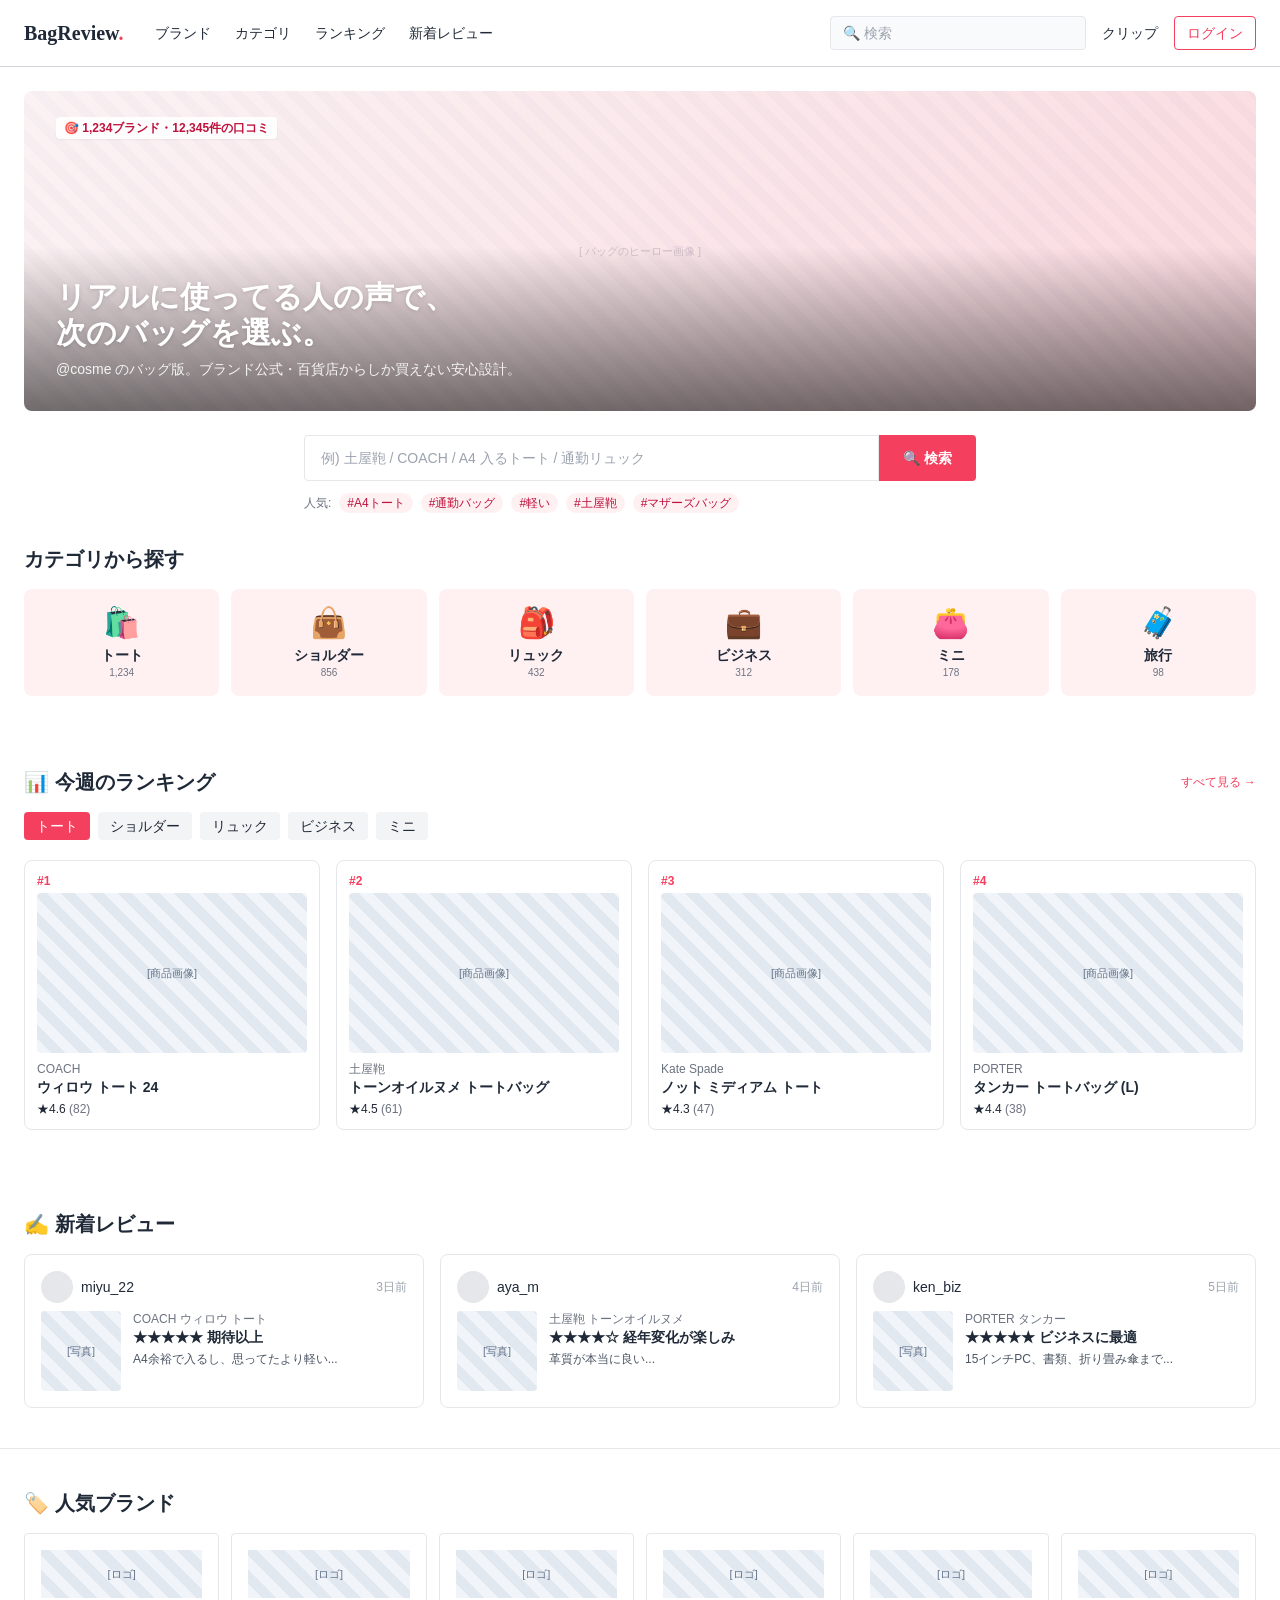
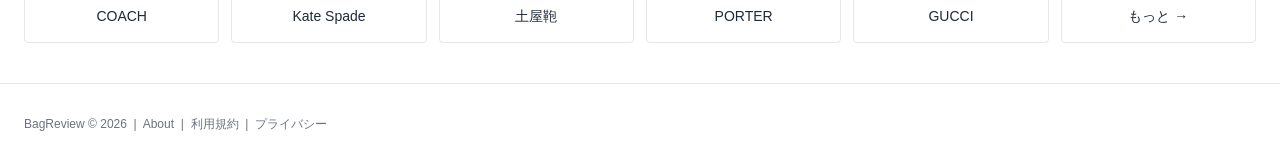
<file: docs/wireframes/index.html>
<!DOCTYPE html>
<html lang="ja">
<head>
<meta charset="UTF-8">
<meta name="viewport" content="width=device-width, initial-scale=1.0">
<title>WF - トップ | バッグ口コミサイト</title>
<link rel="stylesheet" href="tailwind.css">
<style>
  body { font-family: 'Hiragino Sans', 'Noto Sans JP', sans-serif; }
  .ph { background: repeating-linear-gradient(45deg, #f1f5f9, #f1f5f9 10px, #e2e8f0 10px, #e2e8f0 20px); color:#64748b; display:flex; align-items:center; justify-content:center; font-size: 11px; }
</style>
</head>
<body class="bg-white text-gray-800">

<div class="max-w-7xl mx-auto">
  <!-- ヘッダー -->
  <header class="flex items-center justify-between px-4 md:px-6 py-3 md:py-4 border-b border-gray-300 bg-white sticky top-0 z-10">
    <div class="flex items-center gap-4 md:gap-8">
      <button class="md:hidden text-2xl">☰</button>
      <a href="index.html" class="text-lg md:text-xl font-serif font-bold">BagReview<span class="text-rose-500">.</span></a>
      <nav class="hidden md:flex gap-6 text-sm">
        <a href="category.html" class="hover:underline">ブランド</a>
        <a href="category.html" class="hover:underline">カテゴリ</a>
        <a href="#" class="hover:underline">ランキング</a>
        <a href="#" class="hover:underline">新着レビュー</a>
      </nav>
    </div>
    <div class="flex items-center gap-3 md:gap-4">
      <button class="md:hidden text-xl">🔍</button>
      <input type="text" placeholder="🔍 検索" class="hidden md:block border rounded px-3 py-1.5 text-sm w-48 lg:w-64 bg-gray-50">
      <a href="#" class="hidden md:block text-sm">クリップ</a>
      <a href="#" class="text-xs md:text-sm border border-rose-500 text-rose-500 px-2 md:px-3 py-1 md:py-1.5 rounded">ログイン</a>
    </div>
  </header>

  <!-- ヒーローバナー -->
  <section class="px-4 md:px-6 pt-4 md:pt-6">
    <div class="relative h-56 md:h-80 rounded-lg overflow-hidden flex items-end" style="background: linear-gradient(135deg, #FFF1F2 0%, #FFE4E6 40%, #FECDD3 100%);">
      <div class="ph absolute inset-0 opacity-30">[ バッグのヒーロー画像 ]</div>
      <div class="absolute top-3 md:top-6 left-4 md:left-8">
        <span class="text-[10px] md:text-xs bg-white/90 text-rose-700 font-bold px-2 py-1 rounded shadow-sm">🎯 1,234ブランド・12,345件の口コミ</span>
      </div>
      <div class="relative p-4 md:p-8 text-white w-full" style="background: linear-gradient(to top, rgba(0,0,0,0.55), transparent);">
        <div class="text-xl md:text-3xl font-bold leading-snug drop-shadow">
          リアルに使ってる人の声で、<br>次のバッグを選ぶ。
        </div>
        <div class="text-xs md:text-sm mt-2 opacity-90">@cosme のバッグ版。ブランド公式・百貨店からしか買えない安心設計。</div>
      </div>
    </div>
  </section>

  <!-- 検索 + 人気キーワード -->
  <section class="px-4 md:px-6 pt-4 md:pt-6">
    <div class="max-w-2xl mx-auto flex">
      <input type="text" placeholder="例) 土屋鞄 / COACH / A4 入るトート / 通勤リュック" class="border rounded-l px-3 md:px-4 py-2.5 md:py-3 flex-1 bg-white text-xs md:text-sm">
      <button class="bg-rose-500 text-white px-4 md:px-6 py-2.5 md:py-3 rounded-r text-xs md:text-sm font-bold">🔍 検索</button>
    </div>
    <div class="max-w-2xl mx-auto mt-2 md:mt-3 flex flex-wrap items-center gap-1.5 md:gap-2 text-[11px] md:text-xs">
      <span class="text-gray-500">人気:</span>
      <a href="#" class="bg-rose-50 text-rose-700 px-2 py-0.5 rounded-full">#A4トート</a>
      <a href="#" class="bg-rose-50 text-rose-700 px-2 py-0.5 rounded-full">#通勤バッグ</a>
      <a href="#" class="bg-rose-50 text-rose-700 px-2 py-0.5 rounded-full">#軽い</a>
      <a href="#" class="bg-rose-50 text-rose-700 px-2 py-0.5 rounded-full">#土屋鞄</a>
      <a href="#" class="bg-rose-50 text-rose-700 px-2 py-0.5 rounded-full">#マザーズバッグ</a>
    </div>
  </section>

  <!-- カテゴリタイル -->
  <section class="px-4 md:px-6 py-6 md:py-8">
    <h2 class="text-base md:text-xl font-bold mb-3 md:mb-4">カテゴリから探す</h2>
    <div class="grid grid-cols-3 md:grid-cols-6 gap-2 md:gap-3">
      <a href="category.html" class="flex flex-col items-center justify-center bg-rose-50 rounded-lg p-3 md:p-4 hover:bg-rose-100">
        <div class="text-2xl md:text-3xl">🛍️</div>
        <div class="text-xs md:text-sm font-bold mt-1">トート</div>
        <div class="text-[10px] text-gray-500">1,234</div>
      </a>
      <a href="category.html" class="flex flex-col items-center justify-center bg-rose-50 rounded-lg p-3 md:p-4 hover:bg-rose-100">
        <div class="text-2xl md:text-3xl">👜</div>
        <div class="text-xs md:text-sm font-bold mt-1">ショルダー</div>
        <div class="text-[10px] text-gray-500">856</div>
      </a>
      <a href="category.html" class="flex flex-col items-center justify-center bg-rose-50 rounded-lg p-3 md:p-4 hover:bg-rose-100">
        <div class="text-2xl md:text-3xl">🎒</div>
        <div class="text-xs md:text-sm font-bold mt-1">リュック</div>
        <div class="text-[10px] text-gray-500">432</div>
      </a>
      <a href="category.html" class="flex flex-col items-center justify-center bg-rose-50 rounded-lg p-3 md:p-4 hover:bg-rose-100">
        <div class="text-2xl md:text-3xl">💼</div>
        <div class="text-xs md:text-sm font-bold mt-1">ビジネス</div>
        <div class="text-[10px] text-gray-500">312</div>
      </a>
      <a href="category.html" class="flex flex-col items-center justify-center bg-rose-50 rounded-lg p-3 md:p-4 hover:bg-rose-100">
        <div class="text-2xl md:text-3xl">👛</div>
        <div class="text-xs md:text-sm font-bold mt-1">ミニ</div>
        <div class="text-[10px] text-gray-500">178</div>
      </a>
      <a href="category.html" class="flex flex-col items-center justify-center bg-rose-50 rounded-lg p-3 md:p-4 hover:bg-rose-100">
        <div class="text-2xl md:text-3xl">🧳</div>
        <div class="text-xs md:text-sm font-bold mt-1">旅行</div>
        <div class="text-[10px] text-gray-500">98</div>
      </a>
    </div>
  </section>

  <!-- 今週のランキング -->
  <section class="px-4 md:px-6 py-6 md:py-10 bg-white">
    <div class="flex items-center justify-between mb-3 md:mb-4">
      <h2 class="text-lg md:text-xl font-bold">📊 今週のランキング</h2>
      <a href="#" class="text-xs text-rose-500">すべて見る →</a>
    </div>
    <!-- カテゴリタブ：横スクロール -->
    <div class="flex gap-2 text-xs md:text-sm mb-4 overflow-x-auto pb-1">
      <button class="px-3 py-1 bg-rose-500 text-white rounded whitespace-nowrap">トート</button>
      <button class="px-3 py-1 bg-gray-100 rounded whitespace-nowrap">ショルダー</button>
      <button class="px-3 py-1 bg-gray-100 rounded whitespace-nowrap">リュック</button>
      <button class="px-3 py-1 bg-gray-100 rounded whitespace-nowrap">ビジネス</button>
      <button class="px-3 py-1 bg-gray-100 rounded whitespace-nowrap">ミニ</button>
    </div>
    <div class="grid grid-cols-2 md:grid-cols-4 gap-3 md:gap-4">
      <a href="product.html" class="border rounded-lg p-2 md:p-3 hover:shadow block">
        <div class="text-xs text-rose-500 font-bold mb-1">#1</div>
        <div class="ph h-32 md:h-40 rounded mb-2">[商品画像]</div>
        <div class="text-[10px] md:text-xs text-gray-500">COACH</div>
        <div class="text-xs md:text-sm font-bold line-clamp-2">ウィロウ トート 24</div>
        <div class="text-xs mt-1">★4.6 <span class="text-gray-500">(82)</span></div>
      </a>
      <div class="border rounded-lg p-2 md:p-3">
        <div class="text-xs text-rose-500 font-bold mb-1">#2</div>
        <div class="ph h-32 md:h-40 rounded mb-2">[商品画像]</div>
        <div class="text-[10px] md:text-xs text-gray-500">土屋鞄</div>
        <div class="text-xs md:text-sm font-bold line-clamp-2">トーンオイルヌメ トートバッグ</div>
        <div class="text-xs mt-1">★4.5 <span class="text-gray-500">(61)</span></div>
      </div>
      <div class="border rounded-lg p-2 md:p-3">
        <div class="text-xs text-rose-500 font-bold mb-1">#3</div>
        <div class="ph h-32 md:h-40 rounded mb-2">[商品画像]</div>
        <div class="text-[10px] md:text-xs text-gray-500">Kate Spade</div>
        <div class="text-xs md:text-sm font-bold line-clamp-2">ノット ミディアム トート</div>
        <div class="text-xs mt-1">★4.3 <span class="text-gray-500">(47)</span></div>
      </div>
      <div class="border rounded-lg p-2 md:p-3">
        <div class="text-xs text-rose-500 font-bold mb-1">#4</div>
        <div class="ph h-32 md:h-40 rounded mb-2">[商品画像]</div>
        <div class="text-[10px] md:text-xs text-gray-500">PORTER</div>
        <div class="text-xs md:text-sm font-bold line-clamp-2">タンカー トートバッグ (L)</div>
        <div class="text-xs mt-1">★4.4 <span class="text-gray-500">(38)</span></div>
      </div>
    </div>
  </section>

  <!-- 新着レビュー -->
  <section class="px-4 md:px-6 py-6 md:py-10">
    <h2 class="text-lg md:text-xl font-bold mb-3 md:mb-4">✍️ 新着レビュー</h2>
    <div class="grid grid-cols-1 md:grid-cols-3 gap-3 md:gap-4">
      <div class="bg-white border rounded-lg p-3 md:p-4">
        <div class="flex items-center gap-2 mb-2">
          <div class="w-7 h-7 md:w-8 md:h-8 rounded-full bg-gray-200"></div>
          <div class="text-xs md:text-sm">miyu_22</div>
          <span class="text-[10px] md:text-xs text-gray-400 ml-auto">3日前</span>
        </div>
        <div class="flex gap-3">
          <div class="ph w-16 h-16 md:w-20 md:h-20 rounded shrink-0">[写真]</div>
          <div class="min-w-0">
            <div class="text-[10px] md:text-xs text-gray-500">COACH ウィロウ トート</div>
            <div class="text-xs md:text-sm font-bold">★★★★★ 期待以上</div>
            <div class="text-[11px] md:text-xs text-gray-600 mt-1 line-clamp-2">A4余裕で入るし、思ってたより軽い...</div>
          </div>
        </div>
      </div>
      <div class="bg-white border rounded-lg p-3 md:p-4">
        <div class="flex items-center gap-2 mb-2">
          <div class="w-7 h-7 md:w-8 md:h-8 rounded-full bg-gray-200"></div>
          <div class="text-xs md:text-sm">aya_m</div>
          <span class="text-[10px] md:text-xs text-gray-400 ml-auto">4日前</span>
        </div>
        <div class="flex gap-3">
          <div class="ph w-16 h-16 md:w-20 md:h-20 rounded shrink-0">[写真]</div>
          <div class="min-w-0">
            <div class="text-[10px] md:text-xs text-gray-500">土屋鞄 トーンオイルヌメ</div>
            <div class="text-xs md:text-sm font-bold">★★★★☆ 経年変化が楽しみ</div>
            <div class="text-[11px] md:text-xs text-gray-600 mt-1 line-clamp-2">革質が本当に良い...</div>
          </div>
        </div>
      </div>
      <div class="bg-white border rounded-lg p-3 md:p-4">
        <div class="flex items-center gap-2 mb-2">
          <div class="w-7 h-7 md:w-8 md:h-8 rounded-full bg-gray-200"></div>
          <div class="text-xs md:text-sm">ken_biz</div>
          <span class="text-[10px] md:text-xs text-gray-400 ml-auto">5日前</span>
        </div>
        <div class="flex gap-3">
          <div class="ph w-16 h-16 md:w-20 md:h-20 rounded shrink-0">[写真]</div>
          <div class="min-w-0">
            <div class="text-[10px] md:text-xs text-gray-500">PORTER タンカー</div>
            <div class="text-xs md:text-sm font-bold">★★★★★ ビジネスに最適</div>
            <div class="text-[11px] md:text-xs text-gray-600 mt-1 line-clamp-2">15インチPC、書類、折り畳み傘まで...</div>
          </div>
        </div>
      </div>
    </div>
  </section>

  <!-- 人気ブランド -->
  <section class="px-4 md:px-6 py-6 md:py-10 bg-white border-t">
    <h2 class="text-lg md:text-xl font-bold mb-3 md:mb-4">🏷️ 人気ブランド</h2>
    <div class="grid grid-cols-3 md:grid-cols-6 gap-2 md:gap-3">
      <a href="category.html" class="border rounded p-3 md:p-4 text-center hover:shadow text-xs md:text-sm"><div class="ph h-10 md:h-12 mb-1 md:mb-2">[ロゴ]</div>COACH</a>
      <div class="border rounded p-3 md:p-4 text-center text-xs md:text-sm"><div class="ph h-10 md:h-12 mb-1 md:mb-2">[ロゴ]</div>Kate Spade</div>
      <div class="border rounded p-3 md:p-4 text-center text-xs md:text-sm"><div class="ph h-10 md:h-12 mb-1 md:mb-2">[ロゴ]</div>土屋鞄</div>
      <div class="border rounded p-3 md:p-4 text-center text-xs md:text-sm"><div class="ph h-10 md:h-12 mb-1 md:mb-2">[ロゴ]</div>PORTER</div>
      <div class="border rounded p-3 md:p-4 text-center text-xs md:text-sm"><div class="ph h-10 md:h-12 mb-1 md:mb-2">[ロゴ]</div>GUCCI</div>
      <div class="border rounded p-3 md:p-4 text-center text-xs md:text-sm"><div class="ph h-10 md:h-12 mb-1 md:mb-2">[ロゴ]</div>もっと →</div>
    </div>
  </section>

  <footer class="px-4 md:px-6 py-6 md:py-8 text-xs text-gray-500 border-t text-center md:text-left">
    BagReview © 2026 &nbsp;|&nbsp; About &nbsp;|&nbsp; 利用規約 &nbsp;|&nbsp; プライバシー
  </footer>

  <!-- モバイル専用ボトムナビ -->
  <nav class="md:hidden fixed bottom-0 inset-x-0 bg-white border-t flex justify-around py-2 text-xs">
    <a href="index.html" class="flex flex-col items-center text-rose-500"><div>🏠</div>ホーム</a>
    <a href="category.html" class="flex flex-col items-center text-gray-500"><div>🔍</div>探す</a>
    <a href="#" class="flex flex-col items-center text-gray-500"><div>♡</div>クリップ</a>
    <a href="#" class="flex flex-col items-center text-gray-500"><div>👤</div>マイページ</a>
  </nav>
  <div class="md:hidden h-16"></div> <!-- ボトムナビの余白 -->
</div>

</body>
</html>
</file>
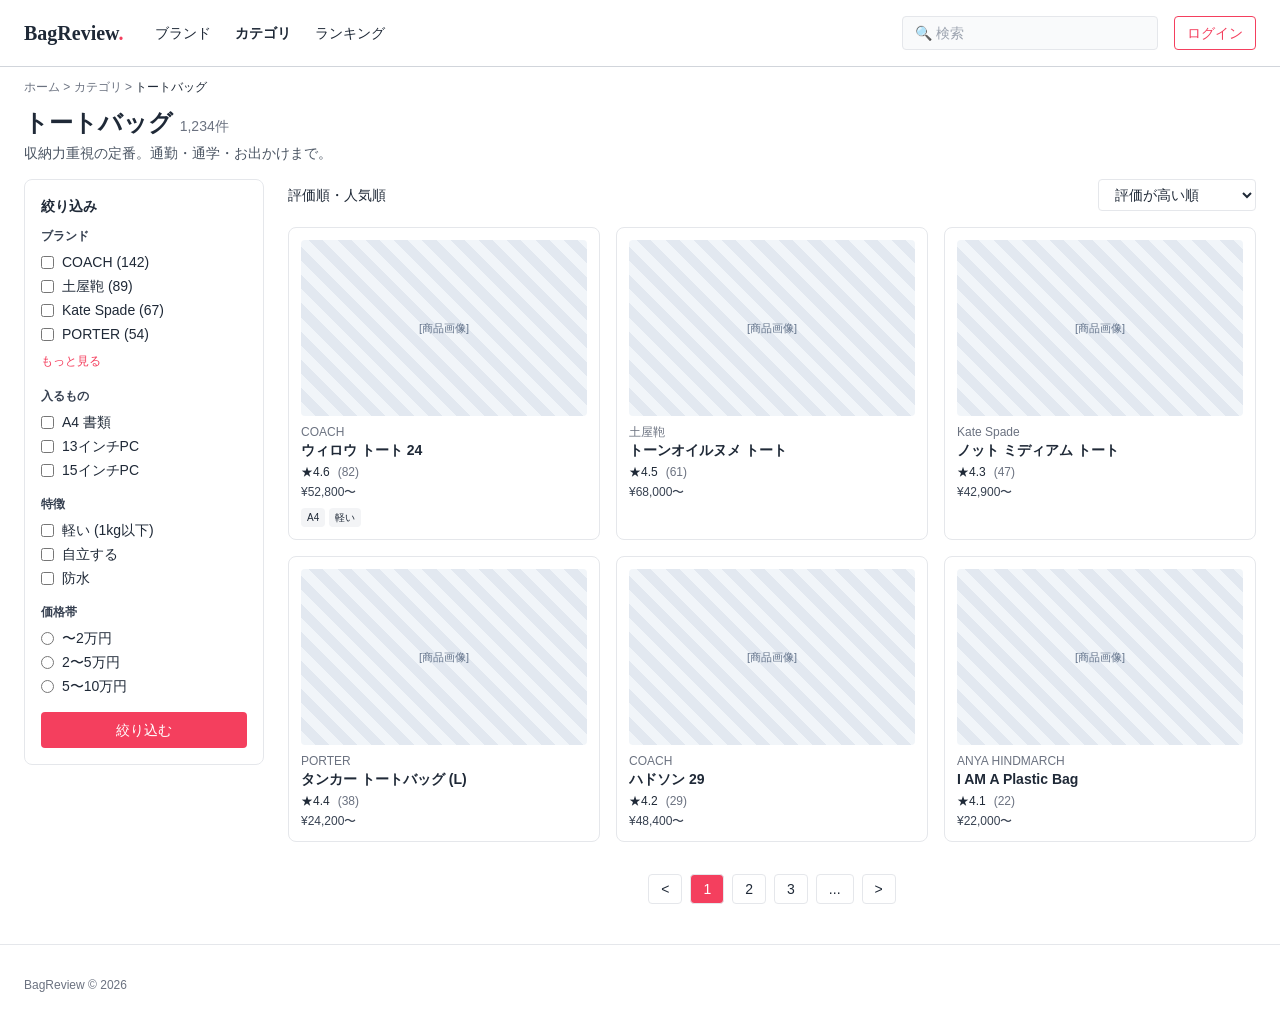
<file: docs/wireframes/category.html>
<!DOCTYPE html>
<html lang="ja">
<head>
<meta charset="UTF-8">
<meta name="viewport" content="width=device-width, initial-scale=1.0">
<title>WF - カテゴリ一覧 | バッグ口コミサイト</title>
<link rel="stylesheet" href="tailwind.css">
<style>
  body { font-family: 'Hiragino Sans', 'Noto Sans JP', sans-serif; }
  .ph { background: repeating-linear-gradient(45deg, #f1f5f9, #f1f5f9 10px, #e2e8f0 10px, #e2e8f0 20px); color:#64748b; display:flex; align-items:center; justify-content:center; font-size: 11px; }
</style>
</head>
<body class="bg-white text-gray-800">

<div class="max-w-7xl mx-auto">
  <!-- ヘッダー -->
  <header class="flex items-center justify-between px-4 md:px-6 py-3 md:py-4 border-b border-gray-300 bg-white sticky top-0 z-10">
    <div class="flex items-center gap-4 md:gap-8">
      <button class="md:hidden text-2xl">☰</button>
      <a href="index.html" class="text-lg md:text-xl font-serif font-bold">BagReview<span class="text-rose-500">.</span></a>
      <nav class="hidden md:flex gap-6 text-sm">
        <a href="category.html" class="hover:underline">ブランド</a>
        <a href="category.html" class="hover:underline font-bold">カテゴリ</a>
        <a href="#" class="hover:underline">ランキング</a>
      </nav>
    </div>
    <div class="flex items-center gap-3 md:gap-4">
      <button class="md:hidden text-xl">🔍</button>
      <input type="text" placeholder="🔍 検索" class="hidden md:block border rounded px-3 py-1.5 text-sm w-48 lg:w-64 bg-gray-50">
      <a href="#" class="text-xs md:text-sm border border-rose-500 text-rose-500 px-2 md:px-3 py-1 md:py-1.5 rounded">ログイン</a>
    </div>
  </header>

  <!-- パンくず -->
  <div class="px-4 md:px-6 py-2 md:py-3 text-[10px] md:text-xs text-gray-500">
    <a href="index.html">ホーム</a> &gt; カテゴリ &gt; <span class="text-gray-800">トートバッグ</span>
  </div>

  <!-- タイトル -->
  <div class="px-4 md:px-6 pb-3 md:pb-4">
    <h1 class="text-xl md:text-2xl font-bold">トートバッグ <span class="text-xs md:text-sm text-gray-500 font-normal">1,234件</span></h1>
    <p class="text-xs md:text-sm text-gray-600 mt-1">収納力重視の定番。通勤・通学・お出かけまで。</p>
  </div>

  <!-- モバイル用：絞り込み・並べ替えバー -->
  <div class="md:hidden px-4 pb-3 flex gap-2">
    <button class="flex-1 border bg-white rounded px-3 py-2 text-xs">⚙️ 絞り込み</button>
    <button class="flex-1 border bg-white rounded px-3 py-2 text-xs">⇅ 評価が高い順</button>
  </div>

  <div class="flex gap-6 px-4 md:px-6 pb-10">
    <!-- サイドバー：絞り込み（PC のみ） -->
    <aside class="hidden md:block w-60 bg-white border rounded-lg p-4 h-fit sticky top-20">
      <h3 class="font-bold mb-3 text-sm">絞り込み</h3>

      <div class="mb-4">
        <div class="text-xs font-bold text-gray-700 mb-2">ブランド</div>
        <label class="flex items-center gap-2 text-sm mb-1"><input type="checkbox"> COACH (142)</label>
        <label class="flex items-center gap-2 text-sm mb-1"><input type="checkbox"> 土屋鞄 (89)</label>
        <label class="flex items-center gap-2 text-sm mb-1"><input type="checkbox"> Kate Spade (67)</label>
        <label class="flex items-center gap-2 text-sm mb-1"><input type="checkbox"> PORTER (54)</label>
        <a href="#" class="text-xs text-rose-500">もっと見る</a>
      </div>

      <div class="mb-4">
        <div class="text-xs font-bold text-gray-700 mb-2">入るもの</div>
        <label class="flex items-center gap-2 text-sm mb-1"><input type="checkbox"> A4 書類</label>
        <label class="flex items-center gap-2 text-sm mb-1"><input type="checkbox"> 13インチPC</label>
        <label class="flex items-center gap-2 text-sm mb-1"><input type="checkbox"> 15インチPC</label>
      </div>

      <div class="mb-4">
        <div class="text-xs font-bold text-gray-700 mb-2">特徴</div>
        <label class="flex items-center gap-2 text-sm mb-1"><input type="checkbox"> 軽い (1kg以下)</label>
        <label class="flex items-center gap-2 text-sm mb-1"><input type="checkbox"> 自立する</label>
        <label class="flex items-center gap-2 text-sm mb-1"><input type="checkbox"> 防水</label>
      </div>

      <div class="mb-4">
        <div class="text-xs font-bold text-gray-700 mb-2">価格帯</div>
        <label class="flex items-center gap-2 text-sm mb-1"><input type="radio" name="price"> 〜2万円</label>
        <label class="flex items-center gap-2 text-sm mb-1"><input type="radio" name="price"> 2〜5万円</label>
        <label class="flex items-center gap-2 text-sm mb-1"><input type="radio" name="price"> 5〜10万円</label>
      </div>

      <button class="w-full bg-rose-500 text-white py-2 rounded text-sm">絞り込む</button>
    </aside>

    <!-- メイン：商品グリッド -->
    <main class="flex-1 min-w-0">
      <!-- 並べ替え：PCのみ -->
      <div class="hidden md:flex items-center justify-between mb-4 text-sm">
        <div>評価順・人気順</div>
        <select class="border rounded px-3 py-1.5 bg-white">
          <option>評価が高い順</option>
          <option>レビューが多い順</option>
          <option>新着順</option>
        </select>
      </div>

      <div class="grid grid-cols-2 md:grid-cols-3 gap-3 md:gap-4">
        <a href="product.html" class="bg-white border rounded-lg p-2 md:p-3 hover:shadow block">
          <div class="ph h-36 md:h-44 rounded mb-2">[商品画像]</div>
          <div class="text-[10px] md:text-xs text-gray-500">COACH</div>
          <div class="text-xs md:text-sm font-bold line-clamp-2">ウィロウ トート 24</div>
          <div class="flex items-center gap-1 md:gap-2 text-[10px] md:text-xs mt-1">
            <span>★4.6</span>
            <span class="text-gray-500">(82)</span>
          </div>
          <div class="text-[11px] md:text-xs text-gray-700 mt-1">¥52,800〜</div>
          <div class="mt-2 flex flex-wrap gap-1">
            <span class="text-[9px] md:text-[10px] bg-gray-100 px-1.5 py-0.5 rounded">A4</span>
            <span class="text-[9px] md:text-[10px] bg-gray-100 px-1.5 py-0.5 rounded">軽い</span>
          </div>
        </a>
        <div class="bg-white border rounded-lg p-2 md:p-3">
          <div class="ph h-36 md:h-44 rounded mb-2">[商品画像]</div>
          <div class="text-[10px] md:text-xs text-gray-500">土屋鞄</div>
          <div class="text-xs md:text-sm font-bold line-clamp-2">トーンオイルヌメ トート</div>
          <div class="flex items-center gap-1 md:gap-2 text-[10px] md:text-xs mt-1"><span>★4.5</span><span class="text-gray-500">(61)</span></div>
          <div class="text-[11px] md:text-xs text-gray-700 mt-1">¥68,000〜</div>
        </div>
        <div class="bg-white border rounded-lg p-2 md:p-3">
          <div class="ph h-36 md:h-44 rounded mb-2">[商品画像]</div>
          <div class="text-[10px] md:text-xs text-gray-500">Kate Spade</div>
          <div class="text-xs md:text-sm font-bold line-clamp-2">ノット ミディアム トート</div>
          <div class="flex items-center gap-1 md:gap-2 text-[10px] md:text-xs mt-1"><span>★4.3</span><span class="text-gray-500">(47)</span></div>
          <div class="text-[11px] md:text-xs text-gray-700 mt-1">¥42,900〜</div>
        </div>
        <div class="bg-white border rounded-lg p-2 md:p-3">
          <div class="ph h-36 md:h-44 rounded mb-2">[商品画像]</div>
          <div class="text-[10px] md:text-xs text-gray-500">PORTER</div>
          <div class="text-xs md:text-sm font-bold line-clamp-2">タンカー トートバッグ (L)</div>
          <div class="flex items-center gap-1 md:gap-2 text-[10px] md:text-xs mt-1"><span>★4.4</span><span class="text-gray-500">(38)</span></div>
          <div class="text-[11px] md:text-xs text-gray-700 mt-1">¥24,200〜</div>
        </div>
        <div class="bg-white border rounded-lg p-2 md:p-3">
          <div class="ph h-36 md:h-44 rounded mb-2">[商品画像]</div>
          <div class="text-[10px] md:text-xs text-gray-500">COACH</div>
          <div class="text-xs md:text-sm font-bold line-clamp-2">ハドソン 29</div>
          <div class="flex items-center gap-1 md:gap-2 text-[10px] md:text-xs mt-1"><span>★4.2</span><span class="text-gray-500">(29)</span></div>
          <div class="text-[11px] md:text-xs text-gray-700 mt-1">¥48,400〜</div>
        </div>
        <div class="bg-white border rounded-lg p-2 md:p-3">
          <div class="ph h-36 md:h-44 rounded mb-2">[商品画像]</div>
          <div class="text-[10px] md:text-xs text-gray-500">ANYA HINDMARCH</div>
          <div class="text-xs md:text-sm font-bold line-clamp-2">I AM A Plastic Bag</div>
          <div class="flex items-center gap-1 md:gap-2 text-[10px] md:text-xs mt-1"><span>★4.1</span><span class="text-gray-500">(22)</span></div>
          <div class="text-[11px] md:text-xs text-gray-700 mt-1">¥22,000〜</div>
        </div>
      </div>

      <div class="flex justify-center gap-1 md:gap-2 mt-6 md:mt-8 text-xs md:text-sm">
        <button class="px-2 md:px-3 py-1 border rounded bg-white">&lt;</button>
        <button class="px-2 md:px-3 py-1 border rounded bg-rose-500 text-white">1</button>
        <button class="px-2 md:px-3 py-1 border rounded bg-white">2</button>
        <button class="px-2 md:px-3 py-1 border rounded bg-white">3</button>
        <button class="px-2 md:px-3 py-1 border rounded bg-white">...</button>
        <button class="px-2 md:px-3 py-1 border rounded bg-white">&gt;</button>
      </div>
    </main>
  </div>

  <footer class="px-4 md:px-6 py-6 md:py-8 text-xs text-gray-500 border-t text-center md:text-left">
    BagReview © 2026
  </footer>

  <!-- モバイル専用ボトムナビ -->
  <nav class="md:hidden fixed bottom-0 inset-x-0 bg-white border-t flex justify-around py-2 text-xs">
    <a href="index.html" class="flex flex-col items-center text-gray-500"><div>🏠</div>ホーム</a>
    <a href="category.html" class="flex flex-col items-center text-rose-500"><div>🔍</div>探す</a>
    <a href="#" class="flex flex-col items-center text-gray-500"><div>♡</div>クリップ</a>
    <a href="#" class="flex flex-col items-center text-gray-500"><div>👤</div>マイページ</a>
  </nav>
  <div class="md:hidden h-16"></div>
</div>

</body>
</html>
</file>
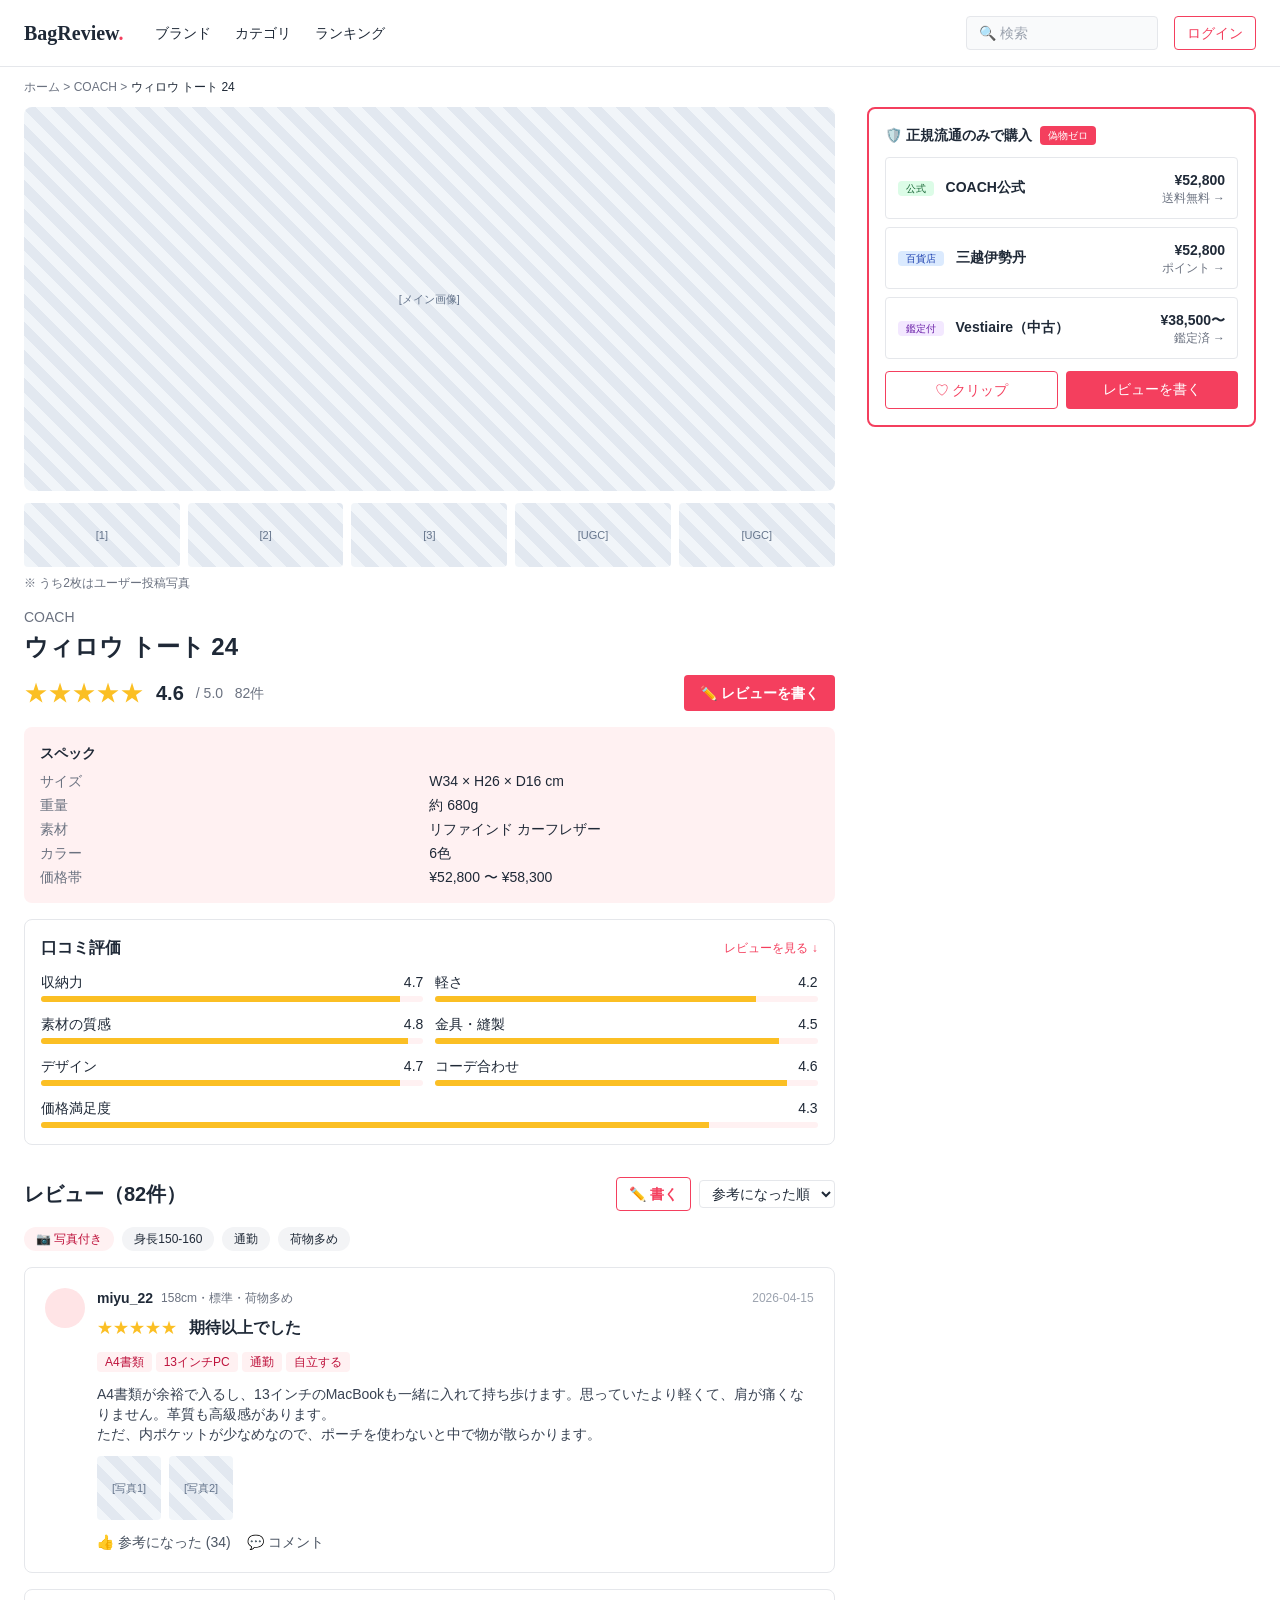
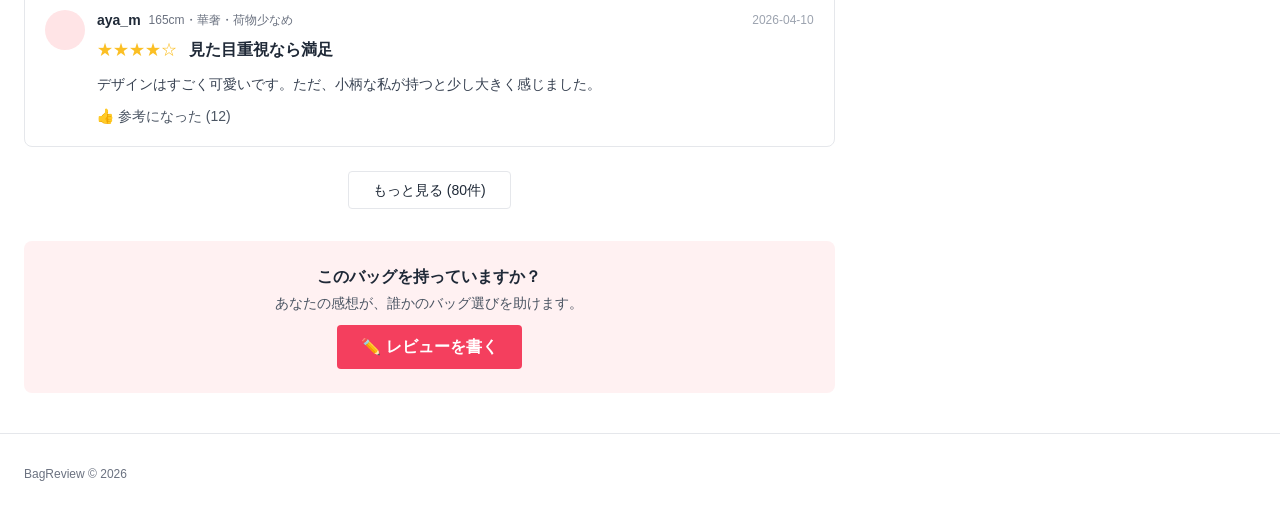
<file: docs/wireframes/product.html>
<!DOCTYPE html>
<html lang="ja">
<head>
<meta charset="UTF-8">
<meta name="viewport" content="width=device-width, initial-scale=1.0">
<title>WF - 商品詳細 | バッグ口コミサイト</title>
<link rel="stylesheet" href="tailwind.css">
<style>
  body { font-family: 'Hiragino Sans', 'Noto Sans JP', sans-serif; }
  .ph { background: repeating-linear-gradient(45deg, #f1f5f9, #f1f5f9 10px, #e2e8f0 10px, #e2e8f0 20px); color:#64748b; display:flex; align-items:center; justify-content:center; font-size: 11px; }
  .bar { background: #fff1f2; height:6px; border-radius:3px; overflow:hidden; }
  .bar > div { background: #FBBF24; height:100%; }
</style>
</head>
<body class="bg-white text-gray-800">

<div class="max-w-7xl mx-auto">
  <!-- ヘッダー -->
  <header class="flex items-center justify-between px-4 md:px-6 py-3 md:py-4 border-b border-gray-200 bg-white sticky top-0 z-10">
    <div class="flex items-center gap-4 md:gap-8">
      <button class="md:hidden text-2xl text-gray-600">☰</button>
      <a href="index.html" class="text-lg md:text-xl font-serif font-bold">BagReview<span class="text-rose-500">.</span></a>
      <nav class="hidden md:flex gap-6 text-sm">
        <a href="category.html" class="hover:underline">ブランド</a>
        <a href="category.html" class="hover:underline">カテゴリ</a>
        <a href="#" class="hover:underline">ランキング</a>
      </nav>
    </div>
    <div class="flex items-center gap-3 md:gap-4">
      <button class="md:hidden text-xl">🔍</button>
      <input type="text" placeholder="🔍 検索" class="hidden md:block border rounded px-3 py-1.5 text-sm w-48 bg-gray-50">
      <a href="#" class="text-xs md:text-sm border border-rose-500 text-rose-500 px-2 md:px-3 py-1 md:py-1.5 rounded">ログイン</a>
    </div>
  </header>

  <!-- パンくず -->
  <div class="px-4 md:px-6 py-2 md:py-3 text-[10px] md:text-xs text-gray-500 truncate">
    <a href="index.html">ホーム</a> &gt; <a href="category.html">COACH</a> &gt; <span class="text-gray-800">ウィロウ トート 24</span>
  </div>

  <div class="grid grid-cols-1 md:grid-cols-12 gap-4 md:gap-8 px-4 md:px-6 pb-6 md:pb-10">
    <!-- 左：画像・商品情報・レビュー -->
    <div class="md:col-span-8">
      <!-- 画像 -->
      <div class="ph h-64 md:h-96 rounded-lg mb-3">[メイン画像]</div>
      <div class="grid grid-cols-5 gap-2 mb-2">
        <div class="ph h-14 md:h-16 rounded">[1]</div>
        <div class="ph h-14 md:h-16 rounded">[2]</div>
        <div class="ph h-14 md:h-16 rounded">[3]</div>
        <div class="ph h-14 md:h-16 rounded">[UGC]</div>
        <div class="ph h-14 md:h-16 rounded">[UGC]</div>
      </div>
      <div class="text-[10px] md:text-xs text-gray-500 mb-4">※ うち2枚はユーザー投稿写真</div>

      <!-- 商品名 + ★ + レビュー投稿CTA -->
      <div>
        <div class="text-xs md:text-sm text-gray-500">COACH</div>
        <h1 class="text-xl md:text-2xl font-bold mt-1">ウィロウ トート 24</h1>
        <div class="mt-3 flex items-center justify-between gap-3 flex-wrap">
          <div class="flex items-center gap-2 md:gap-3">
            <div class="text-xl md:text-2xl text-amber-400">★★★★★</div>
            <div class="text-lg md:text-xl font-bold">4.6</div>
            <div class="text-xs md:text-sm text-gray-500">/ 5.0 &nbsp; 82件</div>
          </div>
          <a href="review.html" class="text-xs md:text-sm bg-rose-500 text-white px-3 md:px-4 py-2 rounded font-bold hover:bg-rose-600">✏️ レビューを書く</a>
        </div>
      </div>

      <!-- スペック -->
      <div class="mt-4 bg-rose-50 rounded-lg p-3 md:p-4 text-xs md:text-sm">
        <div class="font-bold mb-2">スペック</div>
        <div class="grid grid-cols-2 gap-y-1">
          <div class="text-gray-500">サイズ</div><div>W34 × H26 × D16 cm</div>
          <div class="text-gray-500">重量</div><div>約 680g</div>
          <div class="text-gray-500">素材</div><div>リファインド カーフレザー</div>
          <div class="text-gray-500">カラー</div><div>6色</div>
          <div class="text-gray-500">価格帯</div><div>¥52,800 〜 ¥58,300</div>
        </div>
      </div>

      <!-- 口コミ評価 -->
      <div class="mt-4 bg-white border rounded-lg p-3 md:p-4">
        <div class="flex items-center justify-between mb-3">
          <div class="text-sm md:text-base font-bold">口コミ評価</div>
          <a href="#reviews" class="text-xs text-rose-500">レビューを見る ↓</a>
        </div>
        <div class="grid grid-cols-1 sm:grid-cols-2 gap-2 md:gap-3 text-xs md:text-sm">
          <div>
            <div class="flex justify-between mb-1"><span>収納力</span><span>4.7</span></div>
            <div class="bar"><div style="width:94%"></div></div>
          </div>
          <div>
            <div class="flex justify-between mb-1"><span>軽さ</span><span>4.2</span></div>
            <div class="bar"><div style="width:84%"></div></div>
          </div>
          <div>
            <div class="flex justify-between mb-1"><span>素材の質感</span><span>4.8</span></div>
            <div class="bar"><div style="width:96%"></div></div>
          </div>
          <div>
            <div class="flex justify-between mb-1"><span>金具・縫製</span><span>4.5</span></div>
            <div class="bar"><div style="width:90%"></div></div>
          </div>
          <div>
            <div class="flex justify-between mb-1"><span>デザイン</span><span>4.7</span></div>
            <div class="bar"><div style="width:94%"></div></div>
          </div>
          <div>
            <div class="flex justify-between mb-1"><span>コーデ合わせ</span><span>4.6</span></div>
            <div class="bar"><div style="width:92%"></div></div>
          </div>
          <div class="sm:col-span-2">
            <div class="flex justify-between mb-1"><span>価格満足度</span><span>4.3</span></div>
            <div class="bar"><div style="width:86%"></div></div>
          </div>
        </div>
      </div>

      <!-- レビュー一覧 -->
      <section id="reviews" class="mt-6 md:mt-8">
        <div class="flex items-center justify-between mb-3 md:mb-4 flex-wrap gap-2">
          <h2 class="text-lg md:text-xl font-bold">レビュー（82件）</h2>
          <div class="flex items-center gap-2">
            <a href="review.html" class="text-xs md:text-sm border border-rose-500 text-rose-500 px-3 py-1.5 rounded font-bold hover:bg-rose-50">✏️ 書く</a>
            <select class="border rounded px-2 py-1 bg-white text-xs md:text-sm">
              <option>参考になった順</option>
              <option>新着順</option>
              <option>評価が高い順</option>
            </select>
          </div>
        </div>

        <div class="flex flex-wrap gap-1.5 md:gap-2 mb-4 text-[11px] md:text-xs">
          <button class="px-2 md:px-3 py-1 bg-rose-50 text-rose-700 rounded-full">📷 写真付き</button>
          <button class="px-2 md:px-3 py-1 bg-gray-100 rounded-full">身長150-160</button>
          <button class="px-2 md:px-3 py-1 bg-gray-100 rounded-full">通勤</button>
          <button class="px-2 md:px-3 py-1 bg-gray-100 rounded-full">荷物多め</button>
        </div>

        <div class="space-y-3 md:space-y-4">
          <div class="border rounded-lg p-3 md:p-5">
            <div class="flex items-start gap-2 md:gap-3">
              <div class="w-8 h-8 md:w-10 md:h-10 rounded-full bg-rose-100 shrink-0"></div>
              <div class="flex-1 min-w-0">
                <div class="flex items-center gap-2 flex-wrap">
                  <span class="font-bold text-xs md:text-sm">miyu_22</span>
                  <span class="text-[10px] md:text-xs text-gray-500">158cm・標準・荷物多め</span>
                  <span class="text-[10px] md:text-xs text-gray-400 md:ml-auto">2026-04-15</span>
                </div>
                <div class="mt-2">
                  <span class="text-amber-400">★★★★★</span>
                  <span class="ml-2 font-bold text-sm md:text-base">期待以上でした</span>
                </div>

                <div class="mt-3 flex flex-wrap gap-1 text-[10px] md:text-xs">
                  <span class="bg-rose-50 text-rose-700 px-2 py-0.5 rounded">A4書類</span>
                  <span class="bg-rose-50 text-rose-700 px-2 py-0.5 rounded">13インチPC</span>
                  <span class="bg-rose-50 text-rose-700 px-2 py-0.5 rounded">通勤</span>
                  <span class="bg-rose-50 text-rose-700 px-2 py-0.5 rounded">自立する</span>
                </div>

                <div class="mt-3 text-xs md:text-sm text-gray-700">
                  <p>A4書類が余裕で入るし、13インチのMacBookも一緒に入れて持ち歩けます。思っていたより軽くて、肩が痛くなりません。革質も高級感があります。<br>ただ、内ポケットが少なめなので、ポーチを使わないと中で物が散らかります。</p>
                </div>

                <div class="mt-3 flex gap-2">
                  <div class="ph w-14 h-14 md:w-16 md:h-16 rounded">[写真1]</div>
                  <div class="ph w-14 h-14 md:w-16 md:h-16 rounded">[写真2]</div>
                </div>

                <div class="mt-3 flex items-center gap-3 md:gap-4 text-xs md:text-sm">
                  <button class="text-gray-600">👍 参考になった (34)</button>
                  <button class="text-gray-600 hidden md:inline">💬 コメント</button>
                </div>
              </div>
            </div>
          </div>

          <div class="border rounded-lg p-3 md:p-5">
            <div class="flex items-start gap-2 md:gap-3">
              <div class="w-8 h-8 md:w-10 md:h-10 rounded-full bg-rose-100 shrink-0"></div>
              <div class="flex-1 min-w-0">
                <div class="flex items-center gap-2 flex-wrap">
                  <span class="font-bold text-xs md:text-sm">aya_m</span>
                  <span class="text-[10px] md:text-xs text-gray-500">165cm・華奢・荷物少なめ</span>
                  <span class="text-[10px] md:text-xs text-gray-400 md:ml-auto">2026-04-10</span>
                </div>
                <div class="mt-2">
                  <span class="text-amber-400">★★★★☆</span>
                  <span class="ml-2 font-bold text-sm md:text-base">見た目重視なら満足</span>
                </div>
                <div class="mt-3 text-xs md:text-sm text-gray-700">
                  <p>デザインはすごく可愛いです。ただ、小柄な私が持つと少し大きく感じました。</p>
                </div>
                <div class="mt-3 flex items-center gap-3 text-xs md:text-sm">
                  <button class="text-gray-600">👍 参考になった (12)</button>
                </div>
              </div>
            </div>
          </div>
        </div>

        <div class="text-center mt-4 md:mt-6">
          <button class="border px-4 md:px-6 py-2 rounded bg-white text-xs md:text-sm">もっと見る (80件)</button>
        </div>

        <!-- 末尾：レビュー投稿CTA -->
        <div class="mt-6 md:mt-8 bg-rose-50 rounded-lg p-4 md:p-6 text-center">
          <div class="text-sm md:text-base font-bold">このバッグを持っていますか？</div>
          <p class="text-xs md:text-sm text-gray-600 mt-1 mb-3">あなたの感想が、誰かのバッグ選びを助けます。</p>
          <a href="review.html" class="inline-block bg-rose-500 text-white px-6 py-2.5 rounded font-bold text-sm md:text-base hover:bg-rose-600">✏️ レビューを書く</a>
        </div>
      </section>
    </div>

    <!-- 右：正規ECリンク（PC 追従） -->
    <aside class="hidden md:block md:col-span-4">
      <div class="sticky top-20 bg-white border-2 border-rose-500 rounded-lg p-4">
        <div class="flex items-center gap-2 mb-3 flex-wrap">
          <span class="text-sm font-bold">🛡️ 正規流通のみで購入</span>
          <span class="text-[10px] bg-rose-500 text-white px-2 py-0.5 rounded">偽物ゼロ</span>
        </div>
        <div class="space-y-2">
          <a href="#" class="flex items-center justify-between border rounded p-3 hover:bg-rose-50 text-sm">
            <div class="min-w-0">
              <span class="text-[10px] bg-green-100 text-green-800 px-2 py-0.5 rounded mr-2">公式</span>
              <span class="font-bold">COACH公式</span>
            </div>
            <div class="text-right shrink-0">
              <div class="font-bold">¥52,800</div>
              <div class="text-xs text-gray-500">送料無料 →</div>
            </div>
          </a>
          <a href="#" class="flex items-center justify-between border rounded p-3 hover:bg-rose-50 text-sm">
            <div class="min-w-0">
              <span class="text-[10px] bg-blue-100 text-blue-800 px-2 py-0.5 rounded mr-2">百貨店</span>
              <span class="font-bold">三越伊勢丹</span>
            </div>
            <div class="text-right shrink-0">
              <div class="font-bold">¥52,800</div>
              <div class="text-xs text-gray-500">ポイント →</div>
            </div>
          </a>
          <a href="#" class="flex items-center justify-between border rounded p-3 hover:bg-rose-50 text-sm">
            <div class="min-w-0">
              <span class="text-[10px] bg-purple-100 text-purple-800 px-2 py-0.5 rounded mr-2">鑑定付</span>
              <span class="font-bold">Vestiaire（中古）</span>
            </div>
            <div class="text-right shrink-0">
              <div class="font-bold">¥38,500〜</div>
              <div class="text-xs text-gray-500">鑑定済 →</div>
            </div>
          </a>
        </div>

        <div class="mt-3 flex gap-2">
          <button class="flex-1 border border-rose-500 text-rose-500 py-2 rounded text-sm">♡ クリップ</button>
          <a href="review.html" class="flex-1 bg-rose-500 text-white py-2 rounded text-center text-sm">レビューを書く</a>
        </div>
      </div>
    </aside>
  </div>

  <footer class="px-4 md:px-6 py-6 md:py-8 text-xs text-gray-500 border-t text-center md:text-left">BagReview © 2026</footer>

  <!-- モバイル：追従ボトムバー -->
  <div class="md:hidden fixed bottom-0 inset-x-0 bg-white border-t-2 border-rose-500 z-20 shadow-lg">
    <details class="group" open>
      <summary class="flex items-center justify-between px-4 py-2.5 cursor-pointer list-none">
        <div>
          <div class="text-[10px] text-rose-600 font-bold">🛡️ 正規流通のみ</div>
          <div class="text-sm font-bold">¥52,800〜 から購入</div>
        </div>
        <div class="bg-rose-500 text-white px-4 py-2 rounded text-sm font-bold">
          購入先 ▲
        </div>
      </summary>
      <div class="border-t px-3 py-3 space-y-1.5">
        <a href="#" class="flex items-center justify-between border rounded p-2 text-xs">
          <div><span class="text-[9px] bg-green-100 text-green-800 px-1.5 py-0.5 rounded mr-1">公式</span><span class="font-bold">COACH公式</span></div>
          <div class="font-bold">¥52,800</div>
        </a>
        <a href="#" class="flex items-center justify-between border rounded p-2 text-xs">
          <div><span class="text-[9px] bg-blue-100 text-blue-800 px-1.5 py-0.5 rounded mr-1">百貨店</span><span class="font-bold">三越伊勢丹</span></div>
          <div class="font-bold">¥52,800</div>
        </a>
        <a href="#" class="flex items-center justify-between border rounded p-2 text-xs">
          <div><span class="text-[9px] bg-purple-100 text-purple-800 px-1.5 py-0.5 rounded mr-1">鑑定付</span><span class="font-bold">Vestiaire</span></div>
          <div class="font-bold">¥38,500〜</div>
        </a>
        <div class="flex gap-2 pt-1">
          <button class="flex-1 border border-rose-500 text-rose-500 py-1.5 rounded text-xs">♡ クリップ</button>
          <a href="review.html" class="flex-1 bg-rose-500 text-white py-1.5 rounded text-center text-xs">レビューを書く</a>
        </div>
      </div>
    </details>
  </div>
  <div class="md:hidden h-32"></div>
</div>

</body>
</html>
</file>
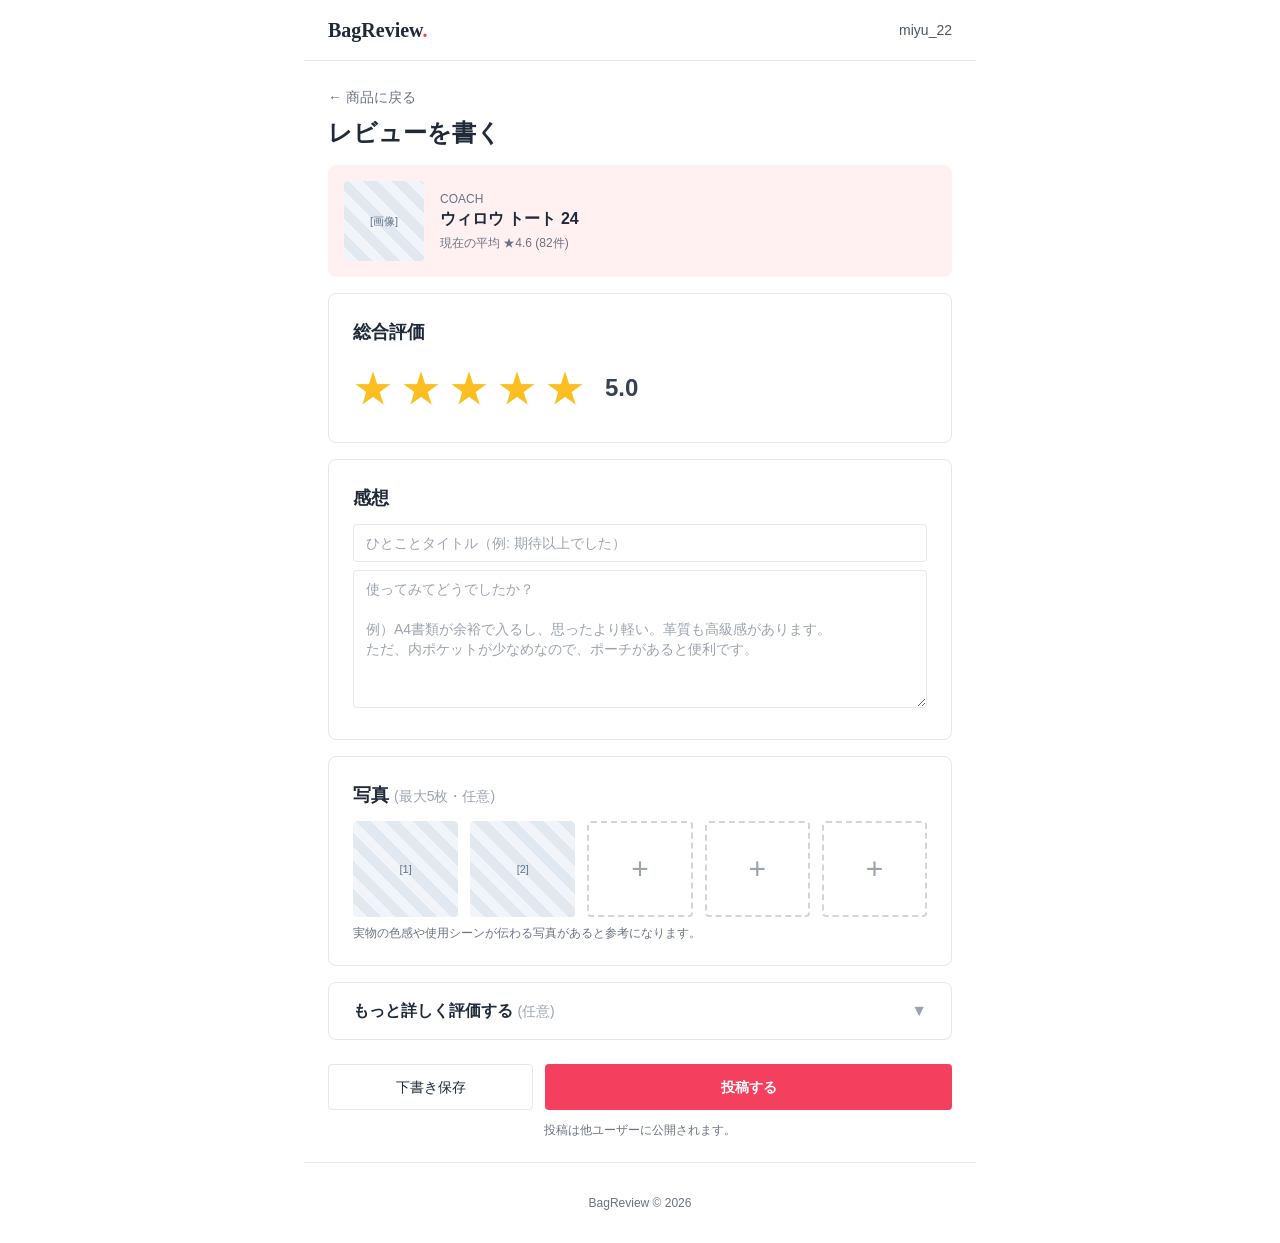
<file: docs/wireframes/review.html>
<!DOCTYPE html>
<html lang="ja">
<head>
<meta charset="UTF-8">
<meta name="viewport" content="width=device-width, initial-scale=1.0">
<title>WF - レビュー投稿 | バッグ口コミサイト</title>
<link rel="stylesheet" href="tailwind.css">
<style>
  body { font-family: 'Hiragino Sans', 'Noto Sans JP', sans-serif; }
  .ph { background: repeating-linear-gradient(45deg, #f1f5f9, #f1f5f9 10px, #e2e8f0 10px, #e2e8f0 20px); color:#64748b; display:flex; align-items:center; justify-content:center; font-size: 11px; }
  .star { cursor:pointer; color:#e5e7eb; font-size:32px; }
  @media (min-width: 768px) { .star { font-size:40px; } }
  .star.on { color:#FBBF24; }
</style>
</head>
<body class="bg-white text-gray-800">

<div class="max-w-2xl mx-auto">
  <header class="flex items-center justify-between px-4 md:px-6 py-3 md:py-4 border-b border-gray-200 bg-white sticky top-0 z-10">
    <a href="index.html" class="text-lg md:text-xl font-serif font-bold">BagReview<span class="text-rose-500">.</span></a>
    <div class="text-xs md:text-sm text-gray-600">miyu_22</div>
  </header>

  <div class="px-4 md:px-6 py-4 md:py-6">
    <a href="product.html" class="text-xs md:text-sm text-gray-500">← 商品に戻る</a>
    <h1 class="text-xl md:text-2xl font-bold mt-2">レビューを書く</h1>

    <div class="bg-rose-50 rounded-lg p-3 md:p-4 mt-3 md:mt-4 flex items-center gap-3 md:gap-4">
      <div class="ph w-16 h-16 md:w-20 md:h-20 rounded shrink-0">[画像]</div>
      <div class="min-w-0">
        <div class="text-[10px] md:text-xs text-gray-500">COACH</div>
        <div class="font-bold text-sm md:text-base">ウィロウ トート 24</div>
        <div class="text-[10px] md:text-xs text-gray-500 mt-1">現在の平均 ★4.6 (82件)</div>
      </div>
    </div>

    <section class="bg-white border rounded-lg p-4 md:p-6 mt-3 md:mt-4">
      <h2 class="text-base md:text-lg font-bold">総合評価</h2>
      <div class="mt-3 flex items-center gap-1 md:gap-2">
        <span class="star on">★</span>
        <span class="star on">★</span>
        <span class="star on">★</span>
        <span class="star on">★</span>
        <span class="star on">★</span>
        <span class="ml-2 md:ml-3 text-xl md:text-2xl font-bold text-gray-700">5.0</span>
      </div>
    </section>

    <section class="bg-white border rounded-lg p-4 md:p-6 mt-3 md:mt-4">
      <h2 class="text-base md:text-lg font-bold">感想</h2>
      <input type="text" placeholder="ひとことタイトル（例: 期待以上でした）" class="mt-3 w-full border rounded px-3 py-2 text-sm">
      <textarea rows="6" class="mt-2 w-full border rounded px-3 py-2 text-sm" placeholder="使ってみてどうでしたか？&#10;&#10;例）A4書類が余裕で入るし、思ったより軽い。革質も高級感があります。&#10;ただ、内ポケットが少なめなので、ポーチがあると便利です。"></textarea>
    </section>

    <section class="bg-white border rounded-lg p-4 md:p-6 mt-3 md:mt-4">
      <h2 class="text-base md:text-lg font-bold">写真 <span class="text-gray-400 text-xs md:text-sm font-normal">(最大5枚・任意)</span></h2>
      <div class="grid grid-cols-5 gap-2 md:gap-3 mt-3">
        <div class="ph h-16 md:h-24 rounded">[1]</div>
        <div class="ph h-16 md:h-24 rounded">[2]</div>
        <div class="border-2 border-dashed border-gray-300 h-16 md:h-24 rounded flex items-center justify-center text-gray-400 text-xl md:text-3xl">+</div>
        <div class="border-2 border-dashed border-gray-300 h-16 md:h-24 rounded flex items-center justify-center text-gray-400 text-xl md:text-3xl">+</div>
        <div class="border-2 border-dashed border-gray-300 h-16 md:h-24 rounded flex items-center justify-center text-gray-400 text-xl md:text-3xl">+</div>
      </div>
      <p class="text-[10px] md:text-xs text-gray-500 mt-2">実物の色感や使用シーンが伝わる写真があると参考になります。</p>
    </section>

    <section class="mt-3 md:mt-4">
      <details class="bg-white border rounded-lg">
        <summary class="px-4 md:px-6 py-3 md:py-4 cursor-pointer text-sm md:text-base font-bold flex items-center justify-between">
          <span>もっと詳しく評価する <span class="text-gray-400 text-xs md:text-sm font-normal">(任意)</span></span>
          <span class="text-gray-400">▼</span>
        </summary>
        <div class="px-4 md:px-6 pb-4 md:pb-6 border-t">
          <p class="text-xs md:text-sm text-gray-600 mt-3 mb-3">項目別の評価・使ったシーン・あなたの属性などを入れると、他のユーザーの参考度がぐっと上がります。</p>
          <div class="grid grid-cols-2 gap-2 text-xs md:text-sm">
            <div class="flex items-center justify-between border rounded px-3 py-2"><span>収納力</span><span class="text-amber-400">★★★★★</span></div>
            <div class="flex items-center justify-between border rounded px-3 py-2"><span>軽さ</span><span class="text-amber-400">★★★★☆</span></div>
            <div class="flex items-center justify-between border rounded px-3 py-2"><span>素材</span><span class="text-amber-400">★★★★★</span></div>
            <div class="flex items-center justify-between border rounded px-3 py-2"><span>デザイン</span><span class="text-amber-400">★★★★★</span></div>
          </div>
          <div class="mt-3">
            <div class="text-xs text-gray-600 mb-1">タグ</div>
            <div class="flex flex-wrap gap-1.5 text-xs">
              <button class="px-2 py-1 bg-rose-500 text-white rounded-full">A4書類</button>
              <button class="px-2 py-1 bg-gray-100 rounded-full">13インチPC</button>
              <button class="px-2 py-1 bg-rose-500 text-white rounded-full">通勤</button>
              <button class="px-2 py-1 bg-gray-100 rounded-full">自立する</button>
            </div>
          </div>
        </div>
      </details>
    </section>

    <div class="mt-4 md:mt-6 flex gap-2 md:gap-3">
      <button class="flex-1 border py-2.5 md:py-3 rounded bg-white text-sm">下書き保存</button>
      <button class="flex-[2] bg-rose-500 text-white py-2.5 md:py-3 rounded text-sm font-bold">投稿する</button>
    </div>
    <p class="text-[10px] md:text-xs text-gray-500 mt-3 text-center">投稿は他ユーザーに公開されます。</p>
  </div>

  <footer class="px-4 md:px-6 py-6 md:py-8 text-xs text-gray-500 border-t text-center">BagReview © 2026</footer>

  <nav class="md:hidden fixed bottom-0 inset-x-0 bg-white border-t flex justify-around py-2 text-xs">
    <a href="index.html" class="flex flex-col items-center text-gray-500"><div>🏠</div>ホーム</a>
    <a href="category.html" class="flex flex-col items-center text-gray-500"><div>🔍</div>探す</a>
    <a href="#" class="flex flex-col items-center text-gray-500"><div>♡</div>クリップ</a>
    <a href="#" class="flex flex-col items-center text-gray-500"><div>👤</div>マイページ</a>
  </nav>
  <div class="md:hidden h-16"></div>
</div>

</body>
</html>
</file>
